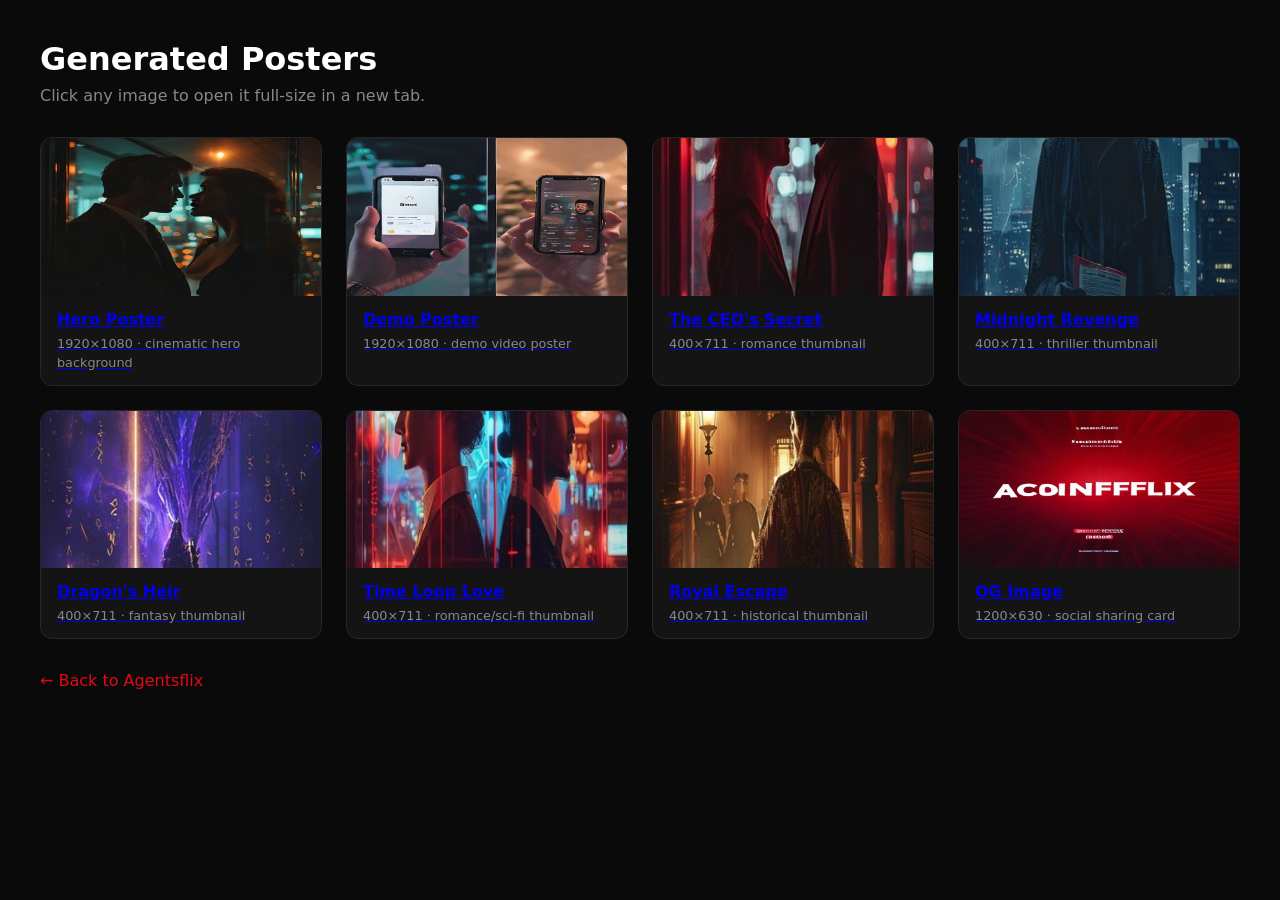
<file: posters.html>
<!DOCTYPE html>
<html lang="en">
<head>
  <meta charset="UTF-8">
  <meta name="viewport" content="width=device-width, initial-scale=1.0">
  <title>Agentsflix — Generated Posters</title>
  <style>
    * { box-sizing: border-box; margin: 0; padding: 0; }
    body {
      font-family: 'Inter', system-ui, -apple-system, sans-serif;
      background: #0a0a0a;
      color: #fff;
      padding: 40px 20px;
    }
    .container { max-width: 1200px; margin: 0 auto; }
    h1 { font-size: 2rem; margin-bottom: 8px; }
    p.sub { color: #888; margin-bottom: 32px; }
    .grid {
      display: grid;
      grid-template-columns: repeat(auto-fill, minmax(280px, 1fr));
      gap: 24px;
    }
    .card {
      background: #141414;
      border: 1px solid #262626;
      border-radius: 12px;
      overflow: hidden;
      transition: transform .2s, border-color .2s;
    }
    .card:hover { transform: translateY(-4px); border-color: #E50914; }
    .card img {
      width: 100%;
      height: auto;
      display: block;
      aspect-ratio: 16/9;
      object-fit: cover;
      background: #000;
    }
    .card .meta { padding: 14px 16px; }
    .card .meta h3 { font-size: 1rem; font-weight: 600; margin-bottom: 4px; }
    .card .meta span { font-size: 0.8rem; color: #888; }
    .back { display: inline-block; margin-top: 32px; color: #E50914; text-decoration: none; font-weight: 500; }
    .back:hover { text-decoration: underline; }
  </style>
</head>
<body>
  <div class="container">
    <h1>Generated Posters</h1>
    <p class="sub">Click any image to open it full-size in a new tab.</p>
    <div class="grid">
      <a class="card" href="assets/hero-poster.jpg" target="_blank" rel="noopener">
        <img src="assets/hero-poster.jpg" alt="Hero Poster" loading="lazy">
        <div class="meta">
          <h3>Hero Poster</h3>
          <span>1920×1080 · cinematic hero background</span>
        </div>
      </a>
      <a class="card" href="assets/demo-poster.jpg" target="_blank" rel="noopener">
        <img src="assets/demo-poster.jpg" alt="Demo Poster" loading="lazy">
        <div class="meta">
          <h3>Demo Poster</h3>
          <span>1920×1080 · demo video poster</span>
        </div>
      </a>
      <a class="card" href="assets/thumb-1.jpg" target="_blank" rel="noopener">
        <img src="assets/thumb-1.jpg" alt="The CEO's Secret" loading="lazy">
        <div class="meta">
          <h3>The CEO's Secret</h3>
          <span>400×711 · romance thumbnail</span>
        </div>
      </a>
      <a class="card" href="assets/thumb-2.jpg" target="_blank" rel="noopener">
        <img src="assets/thumb-2.jpg" alt="Midnight Revenge" loading="lazy">
        <div class="meta">
          <h3>Midnight Revenge</h3>
          <span>400×711 · thriller thumbnail</span>
        </div>
      </a>
      <a class="card" href="assets/thumb-3.jpg" target="_blank" rel="noopener">
        <img src="assets/thumb-3.jpg" alt="Dragon's Heir" loading="lazy">
        <div class="meta">
          <h3>Dragon's Heir</h3>
          <span>400×711 · fantasy thumbnail</span>
        </div>
      </a>
      <a class="card" href="assets/thumb-4.jpg" target="_blank" rel="noopener">
        <img src="assets/thumb-4.jpg" alt="Time Loop Love" loading="lazy">
        <div class="meta">
          <h3>Time Loop Love</h3>
          <span>400×711 · romance/sci-fi thumbnail</span>
        </div>
      </a>
      <a class="card" href="assets/thumb-5.jpg" target="_blank" rel="noopener">
        <img src="assets/thumb-5.jpg" alt="Royal Escape" loading="lazy">
        <div class="meta">
          <h3>Royal Escape</h3>
          <span>400×711 · historical thumbnail</span>
        </div>
      </a>
      <a class="card" href="assets/og-image.jpg" target="_blank" rel="noopener">
        <img src="assets/og-image.jpg" alt="OG Image" loading="lazy">
        <div class="meta">
          <h3>OG Image</h3>
          <span>1200×630 · social sharing card</span>
        </div>
      </a>
    </div>
    <a class="back" href="index.html">← Back to Agentsflix</a>
  </div>
</body>
</html>
</file>
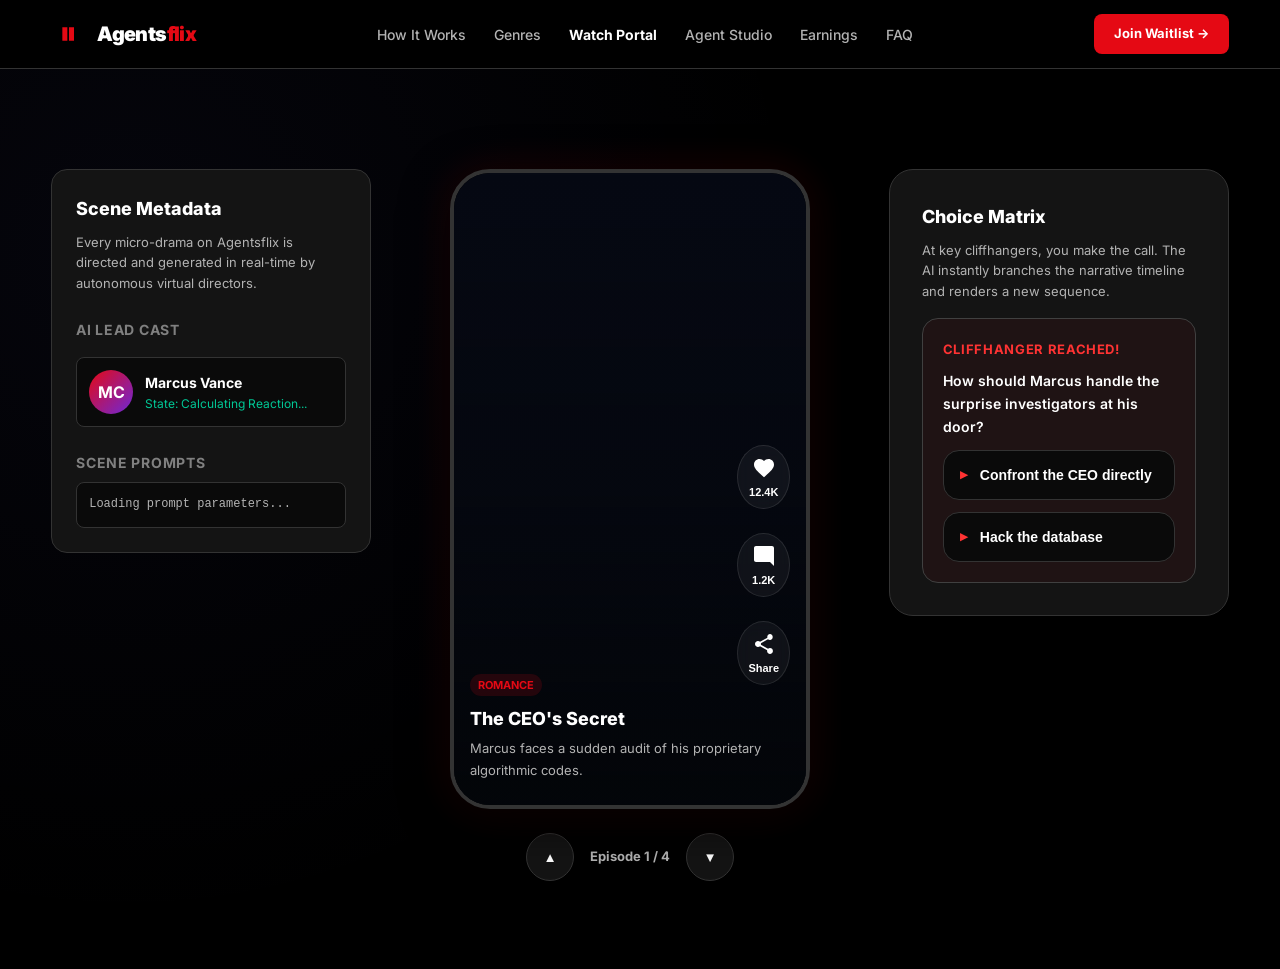
<file: watch.html>
<!DOCTYPE html>
<html lang="en">
<head>
  <meta charset="UTF-8">
  <meta name="viewport" content="width=device-width, initial-scale=1.0">
  <title>Agentsflix — Dynamic Watch Portal</title>
  <link rel="preconnect" href="https://fonts.googleapis.com">
  <link rel="preconnect" href="https://fonts.gstatic.com" crossorigin>
  <link href="https://fonts.googleapis.com/css2?family=Inter:wght@300;400;500;600;700;800;900&display=swap" rel="stylesheet">
  <link rel="stylesheet" href="style.css?v=2.0">
  <style>
    /* Watch portal specific layouts */
    .watch-page {
      padding: 100px 0 60px;
      min-height: 100vh;
      background: radial-gradient(circle at 10% 20%, rgba(99, 102, 241, 0.05) 0%, transparent 50%), var(--bg);
    }
    .watch-grid {
      display: grid;
      grid-template-columns: 320px 1fr 340px;
      gap: 32px;
      align-items: start;
    }

    /* Left Panel - Scenario & Cast */
    .watch-panel-left {
      background: var(--bg3);
      border: 1px solid var(--border);
      border-radius: var(--r-lg);
      padding: 24px;
      position: sticky;
      top: 100px;
    }
    .actor-card-mini {
      display: flex;
      align-items: center;
      gap: 12px;
      background: var(--bg2);
      border: 1px solid var(--border);
      padding: 12px;
      border-radius: var(--r);
      margin-top: 16px;
    }
    .actor-avatar {
      width: 44px;
      height: 44px;
      border-radius: 50%;
      background: linear-gradient(135deg, var(--red), var(--purple));
      display: flex;
      align-items: center;
      justify-content: center;
      font-weight: bold;
      color: #fff;
    }

    /* Center Panel - Phone Emulator */
    .watch-center {
      display: flex;
      flex-direction: column;
      align-items: center;
      justify-content: center;
    }
    .player-emulator {
      width: 360px;
      aspect-ratio: 9/16;
      background: #000;
      border-radius: 40px;
      border: 4px solid var(--border);
      box-shadow: var(--shadow-lg), 0 0 40px rgba(229, 9, 20, 0.15);
      position: relative;
      overflow: hidden;
    }
    .player-screen {
      width: 100%;
      height: 100%;
      position: relative;
    }
    .player-overlay {
      position: absolute;
      inset: 0;
      background: linear-gradient(to top, rgba(3, 5, 8, 0.9) 0%, rgba(3, 5, 8, 0.3) 50%, transparent 100%);
      z-index: 2;
      pointer-events: none;
    }
    .player-info {
      position: absolute;
      bottom: 24px;
      left: 16px;
      right: 16px;
      z-index: 3;
    }
    .player-controls-side {
      position: absolute;
      right: 16px;
      bottom: 120px;
      display: flex;
      flex-direction: column;
      gap: 24px;
      z-index: 3;
    }
    .control-icon-btn {
      background: rgba(255, 255, 255, 0.05);
      backdrop-filter: blur(8px);
      border: 1px solid rgba(255, 255, 255, 0.1);
      color: #fff;
      display: flex;
      flex-direction: column;
      align-items: center;
      gap: 6px;
      cursor: pointer;
      font-size: 11px;
      font-weight: 600;
      padding: 10px;
      border-radius: 50%;
      transition: var(--transition);
    }
    .control-icon-btn:hover {
      background: var(--red);
      transform: scale(1.1);
    }
    .control-icon-btn svg {
      width: 24px;
      height: 24px;
      fill: currentColor;
    }

    /* Storyboard Graphic Canvas */
    .storyboard-graphic {
      width: 100%;
      height: 100%;
      display: flex;
      align-items: center;
      justify-content: center;
      background: #060913;
    }
    .storyboard-graphic svg {
      width: 80%;
      height: 80%;
      opacity: 0.8;
      filter: drop-shadow(0 0 20px rgba(229, 9, 20, 0.3));
    }

    /* Right Panel - Choice Engine */
    .watch-panel-right {
      background: var(--bg3);
      border: 1px solid var(--border);
      border-radius: var(--r-xl);
      padding: 32px;
      position: sticky;
      top: 100px;
      box-shadow: var(--shadow);
    }
    .branch-box {
      background: rgba(229, 9, 20, 0.05);
      border: 1px solid var(--border2);
      border-radius: var(--r-lg);
      padding: 20px;
      margin-top: 16px;
    }
    .branch-btn {
      width: 100%;
      background: var(--bg2);
      border: 1px solid var(--border);
      color: #fff;
      padding: 16px;
      border-radius: var(--r-lg);
      text-align: left;
      font-size: 14px;
      font-weight: 600;
      cursor: pointer;
      margin-top: 12px;
      transition: var(--transition);
      display: flex;
      align-items: center;
      gap: 12px;
    }
    .branch-btn::before {
      content: '▶';
      font-size: 10px;
      color: var(--red-lt);
    }
    .branch-btn:hover {
      border-color: var(--red);
      background: rgba(229, 9, 20, 0.1);
      transform: translateX(8px);
    }

    /* Swipe navigation buttons */
    .swipe-nav {
      display: flex;
      gap: 16px;
      margin-top: 24px;
    }
    .swipe-btn {
      background: var(--bg3);
      border: 1px solid var(--border);
      color: #fff;
      width: 48px;
      height: 48px;
      border-radius: 50%;
      display: flex;
      align-items: center;
      justify-content: center;
      cursor: pointer;
      transition: var(--transition);
    }
    .swipe-btn:hover {
      border-color: var(--red);
      color: var(--red-lt);
    }

    @media (max-width: 1024px) {
      .watch-grid {
        grid-template-columns: 1fr;
      }
      .watch-panel-left, .watch-panel-right {
        position: static;
      }
    }
  </style>
</head>
<body>

  <!-- NAV -->
  <nav class="nav" role="navigation" aria-label="Main navigation">
    <div class="container nav-inner">
      <a href="index.html" class="logo-wrap" aria-label="Agentsflix Home">
        <div class="logo-mark" aria-hidden="true">
          <svg viewBox="0 0 24 24" fill="none"><path d="M4 4h6v16H4V4zm8 0h6v16h-6V4z" fill="#E50914"/></svg>
        </div>
        <span class="logo-name">Agents<em>flix</em></span>
      </a>
      <ul class="nav-links" role="menubar">
        <li role="none"><a href="index.html#how-it-works" role="menuitem">How It Works</a></li>
        <li role="none"><a href="index.html#genres" role="menuitem">Genres</a></li>
        <li role="none"><a href="watch.html" role="menuitem" style="color: #fff; font-weight: 700;">Watch Portal</a></li>
        <li role="none"><a href="studio.html" role="menuitem">Agent Studio</a></li>
        <li role="none"><a href="index.html#calculator" role="menuitem">Earnings</a></li>
        <li role="none"><a href="index.html#faq" role="menuitem">FAQ</a></li>
      </ul>
      <div class="nav-actions">
        <a href="index.html#waitlist" class="btn-cta-sm">Join Waitlist →</a>
      </div>
    </div>
  </nav>

  <!-- WATCH MAIN AREA -->
  <section class="watch-page">
    <div class="container">
      <div class="watch-grid">

        <!-- Left Sidebar: Cast & Metadata -->
        <aside class="watch-panel-left">
          <h2 style="font-size: 18px; margin-bottom: 8px; font-weight: 800;">Scene Metadata</h2>
          <p style="font-size: 13px; color: var(--text2); line-height: 1.6; margin-bottom: 20px;">Every micro-drama on Agentsflix is directed and generated in real-time by autonomous virtual directors.</p>

          <h3 style="font-size: 14px; font-weight: 700; text-transform: uppercase; letter-spacing: 0.05em; color: var(--text3); margin-top: 24px;">AI Lead Cast</h3>
          <div class="actor-card-mini" id="actorLead">
            <div class="actor-avatar" id="actorAvatar">MC</div>
            <div>
              <h4 style="font-size: 14px; font-weight: 700; color: #fff;" id="actorName">Marcus Vance</h4>
              <p style="font-size: 12px; color: var(--green);" id="actorStatus">State: Calculating Reaction...</p>
            </div>
          </div>

          <h3 style="font-size: 14px; font-weight: 700; text-transform: uppercase; letter-spacing: 0.05em; color: var(--text3); margin-top: 24px;">Scene Prompts</h3>
          <div style="background: var(--bg2); border: 1px solid var(--border); border-radius: var(--r); padding: 12px; margin-top: 8px; font-size: 12px; font-family: monospace; color: var(--text2);" id="activePrompt">
            Loading prompt parameters...
          </div>
        </aside>

        <!-- Center Column: Video Player -->
        <main class="watch-center">
          <div class="player-emulator">
            <div class="player-screen">

              <!-- Storyboard Illustrator -->
              <div class="storyboard-graphic" id="playerCanvas">
                <!-- SVG dynamically rendered by watch script -->
              </div>

              <!-- Player Overlays -->
              <div class="player-overlay"></div>

              <!-- Sidebar Buttons inside player -->
              <div class="player-controls-side">
                <button class="control-icon-btn" onclick="likeVideo()">
                  <svg viewBox="0 0 24 24"><path d="M12 21.35l-1.45-1.32C5.4 15.36 2 12.28 2 8.5 2 5.42 4.42 3 7.5 3c1.74 0 3.41.81 4.5 2.09C13.09 3.81 14.76 3 16.5 3 19.58 3 22 5.42 22 8.5c0 3.78-3.4 6.86-8.55 11.54L12 21.35z"/></svg>
                  <span id="likeCount">12.4K</span>
                </button>
                <button class="control-icon-btn" onclick="commentVideo()">
                  <svg viewBox="0 0 24 24"><path d="M21.99 4c0-1.1-.89-2-2-2H4c-1.1 0-2 .9-2 2v12c0 1.1.9 2 2 2h14l4 4-.01-18z"/></svg>
                  <span>1.2K</span>
                </button>
                <button class="control-icon-btn" onclick="shareVideo()">
                  <svg viewBox="0 0 24 24"><path d="M18 16.08c-.76 0-1.44.3-1.96.77L8.91 12.7c.05-.23.09-.46.09-.7s-.04-.47-.09-.7l7.05-4.11c.54.5 1.25.81 2.04.81 1.66 0 2.72-1.34 2.72-3s-1.06-3-2.72-3-2.72 1.34-2.72 3c0 .24.04.47.09.7L8.04 9.81C7.5 9.31 6.79 9 6 9c-1.66 0-3 1.34-3 3s1.34 3 3 3c.79 0 1.5-.31 2.04-.81l7.12 4.16c-.05.21-.08.43-.08.65 0 1.61 1.31 2.92 2.92 2.92s2.92-1.31 2.92-2.92c0-1.61-1.31-2.92-2.92-2.92z"/></svg>
                  <span>Share</span>
                </button>
              </div>

              <!-- Episode title and status -->
              <div class="player-info">
                <span class="showcase-genre" style="margin-bottom: 8px; display: inline-block;" id="showcaseGenre">Romance</span>
                <h3 style="font-size: 18px; font-weight: 800; color: #fff; margin-bottom: 4px;" id="showcaseTitle">The CEO's Secret</h3>
                <p style="font-size: 13px; color: var(--text2);" id="showcaseDesc">Marcus faces a sudden audit of his proprietary algorithmic codes.</p>
              </div>

            </div>
          </div>

          <!-- Navigation arrows below phone -->
          <div class="swipe-nav">
            <button class="swipe-btn" onclick="prevEpisode()" aria-label="Previous Episode">▲</button>
            <span style="display: flex; align-items: center; font-size: 13px; font-weight: 700; color: var(--text2);" id="episodeCounter">Episode 1 / 4</span>
            <button class="swipe-btn" onclick="nextEpisode()" aria-label="Next Episode">▼</button>
          </div>
        </main>

        <!-- Right Sidebar: Adaptive Choice Engine -->
        <aside class="watch-panel-right">
          <h2 style="font-size: 18px; margin-bottom: 8px; font-weight: 800;">Choice Matrix</h2>
          <p style="font-size: 13px; color: var(--text2); line-height: 1.6;">At key cliffhangers, you make the call. The AI instantly branches the narrative timeline and renders a new sequence.</p>

          <div class="branch-box" id="branchBox">
            <h3 style="font-size: 13px; font-weight: 700; color: var(--red-lt); text-transform: uppercase; letter-spacing: 0.05em;" id="branchTitle">Cliffhanger Reached!</h3>
            <p style="font-size: 14px; margin-top: 8px; font-weight: 600;" id="branchPrompt">How should Marcus handle the surprise investigators at his door?</p>

            <div id="choiceContainer">
              <!-- Choices populated dynamically by script -->
            </div>
          </div>
        </aside>

      </div>
    </div>
  </section>

  <!-- SCRIPT -->
  <script src="script.js?v=2.0"></script>
  <script>
    // Initialize watch specific interactive mockups
    document.addEventListener('DOMContentLoaded', () => {
      if (typeof initWatchPortal === 'function') {
        initWatchPortal();
      }
    });
  </script>
</body>
</html>
</file>
<file: style.css>
/* ================================================
   AGENTSFLIX — 10/10 CONVERSION DESIGN SYSTEM
   Dark cinematic, vertical-first, video-ready
   ================================================ */

@import url('https://fonts.googleapis.com/css2?family=Inter:wght@300;400;500;600;700;800;900&display=swap');

:root {
  --bg:       #000000;
  --bg2:      #0a0a0a;
  --bg3:      #141414;
  --bg4:      #1f1f1f;
  --bg5:      #2a2a2a;
  --border:   #333333;
  --border2:  #404040;
  --text:     #ffffff;
  --text2:    #b3b3b3;
  --text3:    #808080;
  --red:      #E50914; /* Back to classic red */
  --red-dk:   #b20710;
  --red-lt:   #ff3333;
  --green:    #00c896;
  --green-dk: #008f6e;
  --amber:    #f5a623;
  --blue:     #1d4ed8;
  --purple:   #6d28d9;
  --r:        8px;
  --r-lg:     16px;
  --r-xl:     24px;
  --font:     'Inter', system-ui, sans-serif;
  --shadow:   0 4px 24px rgba(0,0,0,0.6);
  --shadow-lg: 0 12px 48px rgba(0,0,0,0.8);
  --transition: all 0.3s cubic-bezier(0.25, 1, 0.5, 1);
}

*, *::before, *::after { margin:0; padding:0; box-sizing:border-box; }
html { scroll-behavior:smooth; }
@media (prefers-reduced-motion: reduce) {
  html { scroll-behavior: auto; }
  *, *::before, *::after { animation-duration: 0.01ms !important; transition-duration: 0.01ms !important; }
}
body {
  background: var(--bg);
  color: var(--text);
  font-family: var(--font);
  font-size: 16px;
  line-height: 1.65;
  -webkit-font-smoothing: antialiased;
  -moz-osx-font-smoothing: grayscale;
  overflow-x: hidden;
}
.container { width:92%; max-width:1280px; margin:0 auto; }
a { text-decoration:none; color:inherit; }
img, svg, video { max-width:100%; height:auto; display:block; }
.visually-hidden { position:absolute; width:1px; height:1px; padding:0; margin:-1px; overflow:hidden; clip:rect(0,0,0,0); white-space:nowrap; border:0; }

/* ── FOCUS STYLES ── */
:focus-visible { outline: 2px solid var(--red); outline-offset: 2px; }
:focus:not(:focus-visible) { outline: none; }

/* ── URGENCY BAR ── */
.urgency-bar {
  background: linear-gradient(90deg, var(--bg2), var(--bg3));
  color: var(--text2);
  font-size: 13px;
  padding: 10px 20px;
  text-align: center;
  display: flex; align-items:center; justify-content:center;
  gap: 10px; flex-wrap: wrap;
  border-bottom: 1px solid var(--border);
  position: relative;
  z-index: 100;
}
.urgency-bar strong { color:#fff; font-weight:600; }
.countdown-text { font-variant-numeric: tabular-nums; font-weight: 600; color: var(--red); }
.spots-badge { background: rgba(229,9,20,0.15); color: var(--red); padding: 3px 10px; border-radius: 100px; font-weight: 700; font-size: 11px; white-space: nowrap; animation: pulse-badge 2s ease-in-out infinite; }
@keyframes pulse-badge { 0%,100%{box-shadow:0 0 0 0 rgba(229,9,20,0.4);} 50%{box-shadow:0 0 0 8px rgba(229,9,20,0);} }
.urgency-cta { color:var(--red); text-decoration:underline; font-weight:700; white-space:nowrap; transition: color .15s; }
.urgency-cta:hover { color: var(--red-lt); }
.urgency-dot { width:7px; height:7px; background:var(--red); border-radius:50%; display:inline-block; flex-shrink:0; animation:pulse 1.4s ease-in-out infinite; }
@keyframes pulse { 0%,100%{opacity:1;transform:scale(1);} 50%{opacity:.5;transform:scale(1.4);} }

/* ── NAV ── */
.nav {
  background: rgba(0,0,0,0.92);
  backdrop-filter: blur(20px);
  position: sticky; top:0; z-index:200;
  border-bottom: 1px solid var(--border);
  transition: var(--transition);
}
.nav.scrolled { background: rgba(0,0,0,0.98); box-shadow: var(--shadow); }
.nav-inner { display:flex; align-items:center; justify-content:space-between; height:68px; }
.logo-wrap { display:flex; align-items:center; gap:10px; flex-shrink:0; }
.logo-mark { width:36px; height:36px; background:var(--bg); border-radius:8px; display:flex; align-items:center; justify-content:center; flex-shrink:0; }
.logo-mark svg { width:20px; height:20px; }
.logo-name { font-family:var(--font); font-size:20px; font-weight:900; color:#fff; letter-spacing:-.03em; white-space:nowrap; }
.logo-name em { font-style:normal; color:var(--red); }
.nav-links { display:flex; gap:28px; list-style:none; }
.nav-links a { font-size:14px; font-weight:500; color:var(--text2); transition:color .15s; white-space:nowrap; position: relative; }
.nav-links a::after { content:''; position:absolute; bottom:-4px; left:0; width:0; height:2px; background:var(--red); transition:width .2s; }
.nav-links a:hover { color:#fff; }
.nav-links a:hover::after { width:100%; }
.nav-actions { display:flex; gap:10px; align-items:center; }
.btn-ghost-sm { font-size:13px; font-weight:500; color:var(--text2); border:1px solid var(--border); padding:8px 18px; border-radius:8px; display:inline-block; white-space:nowrap; transition:var(--transition); }
.btn-ghost-sm:hover { border-color:#fff; color:#fff; }
.btn-cta-sm { font-size:13px; font-weight:700; color:#fff; background:var(--red); padding:9px 20px; border-radius:8px; display:inline-block; white-space:nowrap; transition:var(--transition); }
.btn-cta-sm:hover { background:var(--red-dk); transform: translateY(-1px); box-shadow: 0 4px 16px rgba(229,9,20,0.4); }

/* ── BUTTONS ── */
.btn-cta-hero { display:inline-flex; align-items:center; gap:10px; font-weight:800; padding:16px 32px; border-radius:10px; border:none; cursor:pointer; font-family:var(--font); transition:var(--transition); white-space:nowrap; position: relative; overflow: hidden; }
.btn-cta-hero::before { content:''; position:absolute; inset:0; background:linear-gradient(90deg, transparent, rgba(255,255,255,0.2), transparent); transform:translateX(-100%); transition:transform .5s; }
.btn-cta-hero:hover::before { transform:translateX(100%); }
.btn-primary { background:var(--red); color:#fff; font-size:16px; }
.btn-primary:hover { background:var(--red-dk); transform: translateY(-2px); box-shadow: 0 8px 32px rgba(229,9,20,0.5); }
.btn-secondary { background:transparent; color:#fff; font-size:15px; border:2px solid var(--border); }
.btn-secondary:hover { border-color:#fff; background:rgba(255,255,255,0.05); }
.btn-badge { background:rgba(0,0,0,0.3); padding:4px 10px; border-radius:100px; font-size:11px; font-weight:800; text-transform:uppercase; letter-spacing:.05em; }

/* ── HERO ── */
.hero { position:relative; padding:140px 0 100px; min-height:100vh; display:flex; align-items:center; }
.hero-bg { position:absolute; inset:0; z-index:0; background:var(--bg); overflow: hidden; }
.hero-video-wrapper { position:absolute; inset:0; overflow:hidden; }
.hero-video { width:100%; height:100%; object-fit:cover; opacity:0.15; filter: contrast(1.2) saturate(1.5) hue-rotate(180deg); }
.hero-video-fallback { position:absolute; inset:0; background:linear-gradient(135deg, var(--bg) 0%, var(--bg2) 50%, var(--bg) 100%); }
.hero-gradient { position:absolute; inset:0; z-index:1; background: radial-gradient(ellipse at 70% 30%, rgba(229,9,20,0.15) 0%, transparent 60%), linear-gradient(to top, var(--bg) 0%, transparent 40%, transparent 70%, rgba(3,5,8,0.8) 100%); }
.hero-particles { position:absolute; inset:0; z-index:1; pointer-events:none; }
.hero-content { position:relative; z-index:2; max-width:760px; animation: heroReveal 0.8s cubic-bezier(0.16, 1, 0.3, 1); }
@keyframes heroReveal { from{opacity:0;transform:translateY(30px);} to{opacity:1;transform:translateY(0);} }
.hero-badge { display:inline-flex; align-items:center; gap:8px; background:rgba(229,9,20,0.1); color:var(--red-lt); font-size:13px; font-weight:600; padding:8px 18px; border-radius:100px; margin-bottom:28px; border:1px solid rgba(229,9,20,0.25); backdrop-filter:blur(10px); }
.badge-sep { color:rgba(255,255,255,0.2); }
.spots-live { color:var(--red); font-weight:800; animation: spotsPulse 2s ease-in-out infinite; }
@keyframes spotsPulse { 0%,100%{text-shadow:0 0 0 rgba(229,9,20,0);} 50%{text-shadow:0 0 12px rgba(229,9,20,0.8);} }
h1 { font-size:clamp(2.8rem,6.5vw,5.5rem); font-weight:900; line-height:1.02; letter-spacing:-.04em; color:#fff; margin-bottom:24px; text-shadow: 0 4px 24px rgba(0,0,0,0.5); }
.highlight { background:linear-gradient(135deg, #fff 0%, var(--red-lt) 100%); -webkit-background-clip:text; -webkit-text-fill-color:transparent; background-clip:text; }
.hero-lead { font-size:clamp(1.1rem,2.2vw,1.3rem); color:var(--text2); line-height:1.8; margin-bottom:36px; font-weight:300; max-width:620px; }
.hero-ctas { display:flex; gap:16px; flex-wrap:wrap; margin-bottom:28px; }
.hero-email-cap { display:flex; gap:10px; background:rgba(14,20,32,0.8); border:1.5px solid var(--border); border-radius:10px; overflow:hidden; margin-bottom:14px; max-width:520px; backdrop-filter:blur(20px); box-shadow: 0 8px 32px rgba(0,0,0,0.4); }
.hero-email-cap:focus-within { border-color:var(--red); box-shadow: 0 0 0 4px rgba(229,9,20,0.15); }
.hero-email-cap input { flex:1; border:none; padding:16px 22px; font-size:16px; font-family:var(--font); color:#fff; outline:none; min-width:0; background:transparent; }
.hero-email-cap input::placeholder { color:var(--text3); }
.hero-email-btn { background:var(--red); color:#fff; border:none; padding:16px 28px; font-size:15px; font-weight:800; font-family:var(--font); cursor:pointer; white-space:nowrap; transition:var(--transition); flex-shrink:0; }
.hero-email-btn:hover { background:var(--red-dk); }
.hero-email-note { font-size:13px; color:var(--text3); margin-top:10px; }
.urgency-inline { color:var(--red); font-weight:700; }
#hero-countdown { font-variant-numeric: tabular-nums; font-family: 'SF Mono', 'Fira Code', monospace; }

.hero-trust { display:flex; gap:16px; flex-wrap:wrap; margin-top:32px; padding-top:24px; border-top:1px solid var(--border); }
.trust-item { display:flex; align-items:center; gap:10px; font-size:13px; color:var(--text2); font-weight:500; background:rgba(255,255,255,0.03); padding:12px 18px; border-radius:10px; border:1px solid var(--border); transition:var(--transition); }
.trust-item:hover { border-color:var(--red); background:rgba(229,9,20,0.05); }
.trust-icon { width:20px; height:20px; color:var(--red-lt); flex-shrink:0; }

/* SCROLL INDICATOR */
.scroll-indicator { position:absolute; bottom:32px; left:50%; transform:translateX(-50%); display:flex; flex-direction:column; align-items:center; gap:6px; color:var(--text3); font-size:11px; text-transform:uppercase; letter-spacing:.1em; font-weight:600; animation: bounce 2s ease-in-out infinite; }
@keyframes bounce { 0%,100%{transform:translateX(-50%) translateY(0);} 50%{transform:translateX(-50%) translateY(8px);} }

/* ── FLOATING PROOF ── */
.floating-proof { position:fixed; bottom:100px; right:24px; z-index:150; transform:translateX(120%); transition:transform .5s cubic-bezier(0.34, 1.56, 0.64, 1); }
.floating-proof.visible { transform:translateX(0); }
.floating-proof-inner { background:var(--bg3); border:1px solid var(--border); border-radius:12px; padding:14px 18px; display:flex; align-items:center; gap:12px; box-shadow:var(--shadow-lg); min-width:280px; }
.proof-avatar { width:36px; height:36px; border-radius:50%; background:linear-gradient(135deg, var(--red), var(--red-dk)); display:flex; align-items:center; justify-content:center; font-size:14px; font-weight:700; color:#fff; flex-shrink:0; }
.proof-text { flex:1; font-size:13px; color:var(--text); }
.proof-text strong { color:#fff; }
.proof-time { font-size:11px; color:var(--text3); white-space:nowrap; }

/* ── STATS BAR ── */
.stats-bar { padding:50px 0; border-bottom:1px solid var(--border); background:linear-gradient(180deg, var(--bg2), var(--bg)); }
.stats-row { display:grid; grid-template-columns:repeat(6,1fr); gap:24px; text-align:center; }
.stat-item { opacity:0; transform:translateY(20px); animation: statReveal 0.6s cubic-bezier(0.16, 1, 0.3, 1) forwards; }
.stat-item:nth-child(1){animation-delay:0.1s} .stat-item:nth-child(2){animation-delay:0.15s} .stat-item:nth-child(3){animation-delay:0.2s} .stat-item:nth-child(4){animation-delay:0.25s} .stat-item:nth-child(5){animation-delay:0.3s} .stat-item:nth-child(6){animation-delay:0.35s}
@keyframes statReveal { to{opacity:1;transform:translateY(0);} }
.stat-num { font-size:clamp(2.2rem,4.5vw,3.5rem); font-weight:900; color:var(--red); display:block; letter-spacing:-.03em; font-variant-numeric: tabular-nums; font-family: 'SF Mono', 'Fira Code', monospace; }
.stat-suffix { font-size:clamp(1rem,2vw,1.5rem); font-weight:700; color:var(--red); }
.stat-label { font-size:12px; color:var(--text3); text-transform:uppercase; letter-spacing:.08em; margin-top:6px; font-weight:500; }

/* ── SECTIONS ── */
.section { padding:100px 0; position:relative; }
.bg-dark { background:var(--bg2); }
.bg-darker { background:var(--bg); }
.section-header { text-align:center; max-width:720px; margin:0 auto 60px; }
.section-eyebrow { font-size:11px; font-weight:800; letter-spacing:.15em; text-transform:uppercase; color:var(--red); margin-bottom:14px; display:block; position:relative; padding-left:20px; }
.section-eyebrow::before { content:''; position:absolute; left:0; top:50%; transform:translateY(-50%); width:12px; height:12px; border-radius:50%; background:var(--red); opacity:0.3; }
.section-eyebrow.red { color:var(--red); }
.section-h { font-size:clamp(2rem,4vw,3.2rem); font-weight:900; letter-spacing:-.03em; line-height:1.1; color:#fff; margin-bottom:16px; }
.section-p { font-size:1.05rem; color:var(--text2); line-height:1.8; font-weight:300; }

/* ── DEMO SECTION ── */
.demo-section { overflow:hidden; }
.demo-player { position:relative; max-width:1000px; margin:0 auto 48px; border-radius:var(--r-xl); overflow:hidden; background:#000; }
.demo-video-wrapper { position:relative; aspect-ratio:16/9; }
.demo-video { width:100%; height:100%; object-fit:cover; border-radius: var(--r-xl); }
.demo-video-fallback { position:absolute; inset:0; background:linear-gradient(135deg, var(--bg) 0%, var(--bg3) 50%, var(--bg) 100%); display:flex; align-items:center; justify-content:center; color:var(--text3); border-radius: var(--r-xl); }
.demo-play-btn { position:absolute; top:50%; left:50%; transform:translate(-50%,-50%); width:96px; height:96px; border-radius:50%; background:var(--red); display:flex; align-items:center; justify-content:center; cursor:pointer; border:none; transition:var(--transition); box-shadow:0 8px 48px rgba(229,9,20,0.5); animation: playPulse 2s ease-in-out infinite; }
@keyframes playPulse { 0%,100%{box-shadow:0 8px 48px rgba(229,9,20,0.5);} 50%{box-shadow:0 8px 64px rgba(229,9,20,0.8);} }
.demo-play-btn:hover { transform:translate(-50%,-50%) scale(1.1); background:var(--red-dk); }
.demo-overlay-info { position:absolute; bottom:0; left:0; right:0; padding:32px; background:linear-gradient(to top, rgba(3,5,8,0.9), transparent); border-radius: 0 0 var(--r-xl) var(--r-xl); }
.demo-stats { display:flex; gap:32px; justify-content:center; flex-wrap:wrap; }
.demo-stat { text-align:center; }
.demo-stat-num { font-size:clamp(1.5rem,3vw,2.2rem); font-weight:900; color:#fff; display:block; }
.demo-stat-label { font-size:12px; color:var(--text3); text-transform:uppercase; letter-spacing:.08em; }

.demo-features { display:grid; grid-template-columns:repeat(3,1fr); gap:24px; }
.demo-feature { background:var(--bg3); border:1px solid var(--border); border-radius:var(--r-lg); padding:32px; text-align:center; transition:var(--transition); }
.demo-feature:hover { border-color:var(--red); transform:translateY(-4px); box-shadow:var(--shadow-lg); }
.demo-feature-icon { width:56px; height:56px; margin:0 auto 16px; display:flex; align-items:center; justify-content:center; background:linear-gradient(135deg, rgba(229,9,20,0.2), rgba(229,9,20,0.05)); border-radius:14px; color:var(--red); }
.demo-feature h4 { font-size:16px; font-weight:800; color:#fff; margin-bottom:8px; }
.demo-feature p { font-size:14px; color:var(--text2); font-weight:300; }

/* ── HOW IT WORKS ── */
.steps-showcase { display:flex; flex-direction:column; gap:40px; }
.step-showcase { display:grid; grid-template-columns: 280px 1fr; gap:40px; align-items:center; opacity:0; transform:translateY(30px); animation: stepReveal 0.8s cubic-bezier(0.16, 1, 0.3, 1) forwards; }
.step-showcase:nth-child(1){animation-delay:0.1s} .step-showcase:nth-child(2){animation-delay:0.2s} .step-showcase:nth-child(3){animation-delay:0.3s} .step-showcase:nth-child(4){animation-delay:0.4s}
@keyframes stepReveal { to{opacity:1;transform:translateY(0);} }
.step-showcase.reverse { direction:rtl; }
.step-showcase.reverse > * { direction:ltr; }
.step-visual { position:relative; }
.step-phone { position:relative; }
.phone-frame { width:280px; aspect-ratio:9/19.5; background:linear-gradient(180deg, var(--bg2), var(--bg3)); border-radius:36px; padding:8px; box-shadow:0 20px 60px rgba(0,0,0,0.8), inset 0 1px 0 rgba(255,255,255,0.05); position:relative; border: 1px solid var(--border); }
.phone-frame::before { content:''; position:absolute; top:12px; left:50%; transform:translateX(-50%); width:60px; height:4px; background:var(--bg); border-radius:2px; z-index:10; }
.phone-screen { width:100%; height:100%; background:var(--bg); border-radius:28px; overflow:hidden; position:relative; }
.step-illustration { width:100%; height:100%; display:flex; align-items:center; justify-content:center; }
.step-number { position:absolute; bottom:-12px; right:-12px; width:48px; height:48px; border-radius:50%; background:var(--red); color:#fff; font-size:16px; font-weight:900; display:flex; align-items:center; justify-content:center; box-shadow:0 8px 24px rgba(229,9,20,0.5); }
.step-content h3 { font-size:22px; font-weight:800; color:#fff; margin-bottom:10px; }
.step-content p { font-size:15px; color:var(--text2); line-height:1.7; margin-bottom:16px; font-weight:300; }
.step-benefits { list-style:none; display:flex; flex-direction:column; gap:8px; }
.step-benefits li { font-size:13px; color:var(--text2); display:flex; align-items:center; gap:8px; transition:var(--transition); }
.step-benefits li:hover { color:#fff; transform:translateX(4px); }

/* ── GENRES ── */
.genre-grid { display:grid; grid-template-columns:repeat(3,1fr); gap:20px; }
.genre-card { position:relative; aspect-ratio:1/1; border-radius:var(--r-xl); overflow:hidden; background:linear-gradient(145deg, var(--bg3), var(--bg4)); border:1px solid var(--border); cursor:pointer; transition:var(--transition); }
.genre-card::before { content:''; position:absolute; inset:0; background:var(--genre-color); opacity:0; transition:var(--transition); z-index:0; }
.genre-card:hover { transform:translateY(-8px) scale(1.02); border-color:var(--genre-color); box-shadow:0 20px 60px rgba(0,0,0,0.5); }
.genre-card:hover::before { opacity:0.1; }
.genre-visual { position:relative; z-index:1; width:100%; height:100%; display:flex; flex-direction:column; align-items:center; justify-content:center; gap:16px; padding:32px; }
.genre-icon { width:80px; height:80px; color:var(--genre-color); filter:drop-shadow(0 8px 24px rgba(0,0,0,0.5)); transition:var(--transition); }
.genre-card:hover .genre-icon { transform:scale(1.1); }
.genre-card h3 { position:relative; z-index:1; font-size:22px; font-weight:800; color:#fff; }
.genre-card p { position:relative; z-index:1; font-size:13px; color:var(--text2); text-align:center; font-weight:300; }
.genre-stat { position:relative; z-index:1; display:inline-block; margin-top:12px; padding:6px 14px; background:rgba(255,255,255,0.05); border:1px solid var(--border); border-radius:100px; font-size:12px; font-weight:600; color:var(--text2); }

/* ── SHOWCASE / TRENDING ── */
.showcase-row { display:flex; gap:20px; overflow-x:auto; scroll-snap-type:x mandatory; padding:10px 0 20px; margin:0 -4px; }
.showcase-row::-webkit-scrollbar { height:6px; }
.showcase-row::-webkit-scrollbar-track { background:transparent; }
.showcase-row::-webkit-scrollbar-thumb { background:var(--border); border-radius:3px; }
.showcase-card { min-width:260px; max-width:280px; scroll-snap-align:start; background:var(--bg3); border:1px solid var(--border); border-radius:var(--r-lg); overflow:hidden; transition:var(--transition); }
.showcase-card:hover { transform:translateY(-8px); border-color:var(--red); box-shadow:var(--shadow-lg); }
.video-thumb { position:relative; aspect-ratio:9/16; background-size:cover; background-position:center; background-color:var(--bg); overflow:hidden; }
.video-play-overlay { position:absolute; inset:0; display:flex; align-items:center; justify-content:center; background:rgba(3,5,8,0.6); opacity:0; transition:var(--transition); color:#fff; }
.showcase-card:hover .video-play-overlay { opacity:1; }
.showcase-card:hover .video-play-overlay svg { animation: playBounce 0.4s cubic-bezier(0.34, 1.56, 0.64, 1); color: var(--text); }
@keyframes playBounce { 0%{transform:scale(0.5);} 50%{transform:scale(1.2);} 100%{transform:scale(1);} }
.showcase-badge { position:absolute; top:12px; left:12px; background:var(--red); color:#fff; font-size:11px; font-weight:800; padding:4px 10px; border-radius:100px; z-index:2; }
.showcase-duration { position:absolute; bottom:12px; right:12px; background:rgba(0,0,0,0.8); color:#fff; font-size:11px; font-weight:700; padding:3px 8px; border-radius:4px; z-index:2; backdrop-filter:blur(10px); }
.showcase-progress { position:absolute; bottom:0; left:0; right:0; height:3px; background:rgba(255,255,255,0.1); z-index:2; }
.progress-fill { height:100%; background:var(--red); border-radius:0 0 var(--r-lg) var(--r-lg); transition:width .5s ease; }
.showcase-info { padding:16px; }
.showcase-title { font-size:15px; font-weight:800; color:#fff; margin-bottom:6px; line-height:1.3; }
.showcase-meta { display:flex; gap:10px; font-size:12px; color:var(--text3); margin-bottom:8px; }
.showcase-genre { background:rgba(229,9,20,0.15); color:var(--red); padding:2px 8px; border-radius:100px; font-weight:700; font-size:11px; text-transform:uppercase; }
.showcase-stats { display:flex; gap:10px; font-size:12px; color:var(--text3); flex-wrap:wrap; }
.showcase-cta { text-align:center; margin-top:32px; }

/* ── FOR CREATORS ── */
.creator-grid { display:grid; grid-template-columns:repeat(4,1fr); gap:20px; }
.creator-card { background:var(--bg3); border:1px solid var(--border); border-radius:var(--r-lg); padding:32px; transition:var(--transition); }
.creator-card:hover { border-color:var(--red); transform:translateY(-4px); box-shadow:var(--shadow-lg); }
.creator-icon { width:48px; height:48px; display:flex; align-items:center; justify-content:center; background:linear-gradient(135deg, rgba(229,9,20,0.2), rgba(229,9,20,0.05)); border-radius:12px; color:var(--red); margin-bottom:16px; }
.creator-card h4 { font-size:17px; font-weight:800; color:#fff; margin-bottom:10px; }
.creator-card p { font-size:14px; color:var(--text2); line-height:1.7; margin-bottom:16px; font-weight:300; }
.creator-features { list-style:none; display:flex; flex-direction:column; gap:8px; }
.creator-features li { font-size:12px; color:var(--text2); transition:var(--transition); }
.creator-features li:hover { color:var(--green); }

/* CREATOR SPOTLIGHT */
.creator-spotlight { margin-top:60px; }
.creator-spotlight h3 { font-size:20px; font-weight:800; color:#fff; margin-bottom:24px; text-align:center; }
.spotlight-grid { display:grid; grid-template-columns:repeat(3,1fr); gap:24px; }
.spotlight-card { background:var(--bg3); border:1px solid var(--border); border-radius:var(--r-lg); padding:24px; transition:var(--transition); }
.spotlight-card:hover { border-color:var(--red); box-shadow:var(--shadow-lg); }
.spotlight-avatar { width:48px; height:48px; border-radius:50%; display:flex; align-items:center; justify-content:center; font-size:16px; font-weight:800; color:#fff; margin-bottom:12px; }
.spotlight-info h4 { font-size:16px; font-weight:800; color:#fff; margin-bottom:2px; }
.spotlight-handle { font-size:13px; color:var(--text3); margin-bottom:4px; }
.spotlight-stats { font-size:13px; font-weight:600; color:var(--green); margin-bottom:12px; }
.spotlight-quote { font-size:13px; color:var(--text2); line-height:1.7; font-style:italic; border-left:3px solid var(--red); padding-left:12px; }

/* ── EARNINGS CALCULATOR ── */
.calculator-wrap { display:grid; grid-template-columns: 1fr 420px; gap:48px; align-items:start; }
.calculator-inputs { display:flex; flex-direction:column; gap:28px; }
.calc-slider label { display:flex; justify-content:space-between; align-items:center; font-size:14px; font-weight:600; color:#fff; margin-bottom:10px; }
.slider-value { color:var(--red); font-weight:800; font-variant-numeric: tabular-nums; }
.calc-slider input[type="range"] { width:100%; height:6px; -webkit-appearance:none; appearance:none; background:var(--border); border-radius:3px; outline:none; cursor:pointer; }
.calc-slider input[type="range"]::-webkit-slider-thumb { -webkit-appearance:none; appearance:none; width:20px; height:20px; border-radius:50%; background:var(--red); cursor:pointer; transition:var(--transition); box-shadow:0 2px 8px rgba(229,9,20,0.4); }
.calc-slider input[type="range"]::-webkit-slider-thumb:hover { transform:scale(1.2); box-shadow:0 4px 16px rgba(229,9,20,0.6); }
.slider-ticks { display:flex; justify-content:space-between; margin-top:8px; font-size:11px; color:var(--text3); }
.calculator-results { background:var(--bg3); border:1px solid var(--border); border-radius:var(--r-xl); padding:32px; position:sticky; top:100px; }
.calc-result { display:flex; flex-direction:column; gap:6px; padding:16px 0; border-bottom:1px solid var(--border); }
.calc-result:last-of-type { border-bottom:none; }
.calc-result.primary .calc-amount { color:var(--red); }
.calc-result.secondary .calc-amount { color:var(--amber); }
.calc-result.tertiary .calc-amount { color:var(--blue); }
.calc-result.total { border-top:2px solid var(--red); margin-top:8px; padding-top:24px; }
.calc-label { font-size:13px; color:var(--text2); text-transform:uppercase; letter-spacing:.08em; font-weight:600; }
.calc-amount { font-size:clamp(1.8rem,3.5vw,2.8rem); font-weight:900; color:#fff; font-variant-numeric: tabular-nums; }
.calc-disclaimer { font-size:12px; color:var(--text3); margin-top:16px; text-align:center; }
.calc-cta { color:var(--red); font-weight:700; text-decoration:underline; }

/* ── TESTIMONIALS ── */
.testimonials-carousel { max-width:1000px; margin:0 auto; position:relative; }
.testimonials-track { display:flex; gap:24px; overflow-x:auto; scroll-snap-type:x mandatory; padding:10px 4px 20px; margin:0 -4px; scroll-behavior:smooth; }
.testimonials-track::-webkit-scrollbar { display:none; }
.testimonial-card { min-width:300px; max-width:340px; scroll-snap-align:start; background:var(--bg3); border:1px solid var(--border); border-radius:var(--r-lg); padding:28px; transition:var(--transition); flex-shrink:0; }
.testimonial-card:hover { border-color:var(--red); box-shadow:var(--shadow-lg); }
.testimonial-header { display:flex; gap:12px; margin-bottom:16px; }
.testimonial-avatar { width:44px; height:44px; border-radius:50%; display:flex; align-items:center; justify-content:center; font-size:14px; font-weight:800; color:#fff; flex-shrink:0; }
.testimonial-meta h4 { font-size:15px; font-weight:800; color:#fff; margin-bottom:2px; }
.testimonial-rating { font-size:13px; color:var(--amber); letter-spacing:1px; }
.testimonial-card blockquote { font-size:14px; color:var(--text2); line-height:1.75; font-weight:300; margin-bottom:16px; }
.testimonial-footer { display:flex; gap:12px; font-size:11px; color:var(--text3); flex-wrap:wrap; }
.testimonial-platform { background:rgba(255,255,255,0.05); padding:2px 8px; border-radius:100px; font-weight:600; }
.carousel-controls { display:flex; align-items:center; justify-content:center; gap:16px; margin-top:24px; }
.carousel-btn { width:44px; height:44px; border-radius:50%; background:var(--bg3); border:1px solid var(--border); display:flex; align-items:center; justify-content:center; cursor:pointer; color:var(--text2); transition:var(--transition); }
.carousel-btn:hover { border-color:var(--red); color:var(--red); background:rgba(229,9,20,0.1); }
.carousel-btn:disabled { opacity:0.4; cursor:not-allowed; }
.carousel-dots { display:flex; gap:8px; }
.carousel-dot { width:10px; height:10px; border-radius:50%; background:var(--border); cursor:pointer; transition:var(--transition); }
.carousel-dot.active { background:var(--red); transform:scale(1.2); box-shadow: 0 0 10px rgba(229,9,20,0.5); }
.review-summary { display:grid; grid-template-columns:repeat(4,1fr); gap:16px; margin-top:40px; text-align:center; }
.summary-stat { padding:20px; background:var(--bg3); border:1px solid var(--border); border-radius:var(--r-lg); }
.summary-num { font-size:clamp(2rem,4vw,3rem); font-weight:900; color:var(--red); display:block; font-family: 'SF Mono', 'Fira Code', monospace; }
.summary-label { font-size:12px; color:var(--text3); text-transform:uppercase; letter-spacing:.08em; font-weight:500; }

/* ── PRESS ── */
.press-logos { display:flex; justify-content:center; align-items:center; gap:48px; flex-wrap:wrap; margin-bottom:48px; opacity:0.5; filter:grayscale(1); transition:var(--transition); }
.press-logos:hover { opacity:1; filter:grayscale(0); }
.press-logo { height:40px; width:auto; }
.press-quotes { display:grid; grid-template-columns:repeat(3,1fr); gap:24px; }
.press-quote { background:var(--bg3); border:1px solid var(--border); border-radius:var(--r-lg); padding:28px; transition:var(--transition); }
.press-quote:hover { border-color:var(--red); box-shadow:var(--shadow); }
.press-quote p { font-size:14px; color:var(--text2); line-height:1.75; font-style:italic; margin-bottom:16px; font-weight:300; }
.press-quote cite { font-size:12px; color:var(--text3); font-style:normal; font-weight:500; }

/* ── COMPARISON TABLE ── */
.comparison-table-wrap { overflow-x:auto; margin-top:24px; }
.comparison-table { width:100%; border-collapse:collapse; font-size:14px; }
.comparison-table th, .comparison-table td { padding:16px 12px; text-align:left; border-bottom:1px solid var(--border); }
.comparison-table th { font-weight:700; color:var(--text2); text-transform:uppercase; letter-spacing:.05em; font-size:11px; background:var(--bg3); position:sticky; top:0; }
.comparison-table td:first-child { font-weight:600; color:#fff; }
.comparison-table td { color:var(--text2); }
.comparison-table tr:hover td { background:rgba(255,255,255,0.02); }
.check { color:var(--green); font-weight:700; }
.cross { color:var(--text3); }

/* ── FAQ ── */
.faq-grid { display:grid; grid-template-columns:repeat(2,1fr); gap:16px; }
.faq-item { background:var(--bg3); border:1px solid var(--border); border-radius:var(--r); overflow:hidden; transition:var(--transition); }
.faq-item:hover { border-color:var(--red); }
.faq-q { width:100%; display:flex; justify-content:space-between; align-items:center; gap:16px; padding:20px 24px; background:none; border:none; cursor:pointer; font-family:var(--font); font-size:15px; font-weight:700; color:#fff; text-align:left; transition:var(--transition); }
.faq-q:hover { background:rgba(255,255,255,0.03); }
.faq-q[aria-expanded="true"] { background:rgba(255,255,255,0.03); border-bottom:1px solid var(--border); }
.faq-icon { font-size:22px; color:var(--red); flex-shrink:0; transition:transform .2s; }
.faq-q[aria-expanded="true"] .faq-icon { transform:rotate(45deg); }
.faq-a { display:none; padding:0 24px 20px; animation: fadeIn 0.3s ease; }
.faq-a[aria-hidden="false"] { display:block; }
@keyframes fadeIn { from{opacity:0;transform:translateY(-8px);} to{opacity:1;transform:translateY(0);} }
.faq-a p { font-size:14px; color:var(--text2); line-height:1.8; font-weight:300; }

/* ── FINAL CTA ── */
.final-cta { padding:120px 0; background:linear-gradient(180deg, var(--bg2), var(--bg)); border-top:1px solid var(--border); position:relative; overflow:hidden; }
.final-cta::before { content:''; position:absolute; top:0; left:50%; transform:translateX(-50%); width:600px; height:600px; background:radial-gradient(circle, rgba(229,9,20,0.15) 0%, transparent 70%); pointer-events:none; }
.cta-card { position:relative; z-index:1; text-align:center; max-width:680px; margin:0 auto; }
.cta-badge { display:inline-flex; align-items:center; gap:8px; background:rgba(229,9,20,0.12); color:var(--red); font-size:13px; font-weight:700; padding:8px 18px; border-radius:100px; margin-bottom:24px; border:1px solid rgba(229,9,20,0.25); }
.badge-pulse { width:8px; height:8px; background:var(--red); border-radius:50%; animation:pulse 1.4s ease-in-out infinite; }
#cta-countdown { font-variant-numeric: tabular-nums; font-family: 'SF Mono', 'Fira Code', monospace; font-weight:800; }
.cta-card h2 { font-size:clamp(2.2rem,4.5vw,3.5rem); font-weight:900; letter-spacing:-.03em; line-height:1.1; color:#fff; margin-bottom:16px; }
.cta-card > p { font-size:1.15rem; color:var(--text2); margin-bottom:32px; font-weight:300; line-height:1.7; }
.waitlist-form { display:flex; gap:12px; justify-content:center; flex-wrap:wrap; margin-bottom:16px; }
.waitlist-form .form-row { display:flex; gap:12px; width:100%; max-width:520px; margin:0 auto; }
.waitlist-form input { flex:1; background:var(--bg3); border:1.5px solid var(--border); border-radius:10px; padding:16px 22px; font-size:16px; font-family:var(--font); color:#fff; outline:none; min-width:280px; transition:var(--transition); box-shadow: inset 0 2px 4px rgba(0,0,0,0.2); }
.waitlist-form input:focus { border-color:var(--red); box-shadow:0 0 0 4px rgba(229,9,20,0.15), inset 0 2px 4px rgba(0,0,0,0.2); }
.waitlist-form input::placeholder { color:var(--text3); }
.waitlist-note { font-size:12px; color:var(--text3); }
.waitlist-social-proof { display:flex; justify-content:center; gap:24px; flex-wrap:wrap; margin:28px 0; }
.proof-item { display:flex; align-items:center; gap:8px; font-size:13px; color:var(--text2); }
.proof-icon { font-size:16px; }
.cta-guarantee { display:inline-flex; align-items:center; gap:8px; margin-top:16px; padding:12px 20px; background:rgba(0,200,150,0.1); border:1px solid rgba(0,200,150,0.3); border-radius:100px; font-size:12px; color:var(--green); font-weight:600; }

/* ── FOOTER ── */
.footer { padding:60px 0 32px; border-top:1px solid var(--border); background:var(--bg2); }
.foot-top { display:flex; gap:48px; margin-bottom:48px; flex-wrap:wrap; }
.foot-brand { flex:1.5; min-width:240px; }
.foot-brand p { font-size:13px; color:var(--text3); margin-top:16px; max-width:320px; line-height:1.75; font-weight:300; }
.foot-badges { display:flex; gap:8px; margin-top:16px; flex-wrap:wrap; }
.foot-badge { font-size:11px; font-weight:600; background:rgba(255,255,255,0.05); border:1px solid var(--border); padding:4px 12px; border-radius:100px; color:var(--text2); display: flex; align-items: center; gap: 4px; }
.foot-social { display:flex; gap:12px; margin-top:20px; }
.social-link { width:40px; height:40px; border-radius:50%; background:rgba(255,255,255,0.05); border:1px solid var(--border); display:flex; align-items:center; justify-content:center; color:var(--text2); transition:var(--transition); }
.social-link:hover { border-color:var(--red); color:var(--red); background:rgba(229,9,20,0.1); }
.foot-bottom { display:flex; justify-content:space-between; flex-wrap:wrap; gap:16px; padding-top:24px; border-top:1px solid var(--border); }
.foot-links { display:flex; flex-wrap:wrap; gap:20px; }
.foot-links a { font-size:13px; color:var(--text3); transition:var(--transition); }
.foot-links a:hover { color:var(--red); }
.foot-copy { font-size:12px; color:var(--text3); }

/* ── MODALS ── */
.modal-overlay { position:fixed; inset:0; background:rgba(0,0,0,0.9); backdrop-filter:blur(12px); z-index:1000; display:flex; align-items:center; justify-content:center; padding:24px; opacity:0; pointer-events:none; transition:opacity .3s cubic-bezier(0.16, 1, 0.3, 1); }
.modal-overlay.open { opacity:1; pointer-events:auto; }
.modal-box { background:var(--bg3); border:1px solid var(--border); border-radius:var(--r-xl); width:100%; max-width:560px; max-height:90vh; overflow-y:auto; box-shadow:var(--shadow-lg); animation: modalIn 0.3s cubic-bezier(0.34, 1.56, 0.64, 1); }
@keyframes modalIn { from{opacity:0;transform:scale(0.95) translateY(20px);} to{opacity:1;transform:scale(1) translateY(0);} }
.modal-form-box { max-width:600px; }
.modal-head { display:flex; align-items:flex-start; justify-content:space-between; padding:24px 32px; border-bottom:1px solid var(--border); gap:16px; }
.modal-title { font-family:var(--font); font-size:20px; font-weight:800; color:#fff; display:block; }
.modal-subtitle { font-size:14px; color:var(--text2); margin-top:4px; font-weight:300; }
.modal-close { background:none; border:none; font-size:28px; cursor:pointer; color:var(--text3); line-height:1; padding:4px; transition:var(--transition); width:40px; height:40px; display:flex; align-items:center; justify-content:center; border-radius:50%; }
.modal-close:hover { color:#fff; background:rgba(255,255,255,0.05); }
.modal-body { padding:24px 32px; }
.form-grid { display:grid; grid-template-columns:1fr 1fr; gap:16px; margin-bottom:20px; }
.form-field { display:flex; flex-direction:column; gap:6px; }
.form-field-full { grid-column:span 2; }
.form-field label { font-size:13px; font-weight:700; color:var(--text); }
.form-field input, .form-field select { background:var(--bg2); border:1.5px solid var(--border); border-radius:10px; padding:14px 18px; font-size:15px; font-family:var(--font); color:#fff; transition:var(--transition); width:100%; box-shadow: inset 0 2px 4px rgba(0,0,0,0.2); }
.form-field input:focus, .form-field select:focus { outline:none; border-color:var(--red); box-shadow:0 0 0 4px rgba(229,9,20,0.15), inset 0 2px 4px rgba(0,0,0,0.2); }
.form-field input::placeholder { color:var(--text3); }
.form-hint { font-size:11px; color:var(--text3); }
.form-submit-btn { width:100%; background:var(--red); color:#fff; font-size:16px; font-weight:800; padding:16px; border-radius:10px; border:none; cursor:pointer; font-family:var(--font); transition:var(--transition); margin-bottom:12px; }
.form-submit-btn:hover { background:var(--red-dk); transform:translateY(-1px); box-shadow:0 4px 20px rgba(229,9,20,0.4); }
.form-fine-print { font-size:12px; color:var(--text3); text-align:center; line-height:1.6; }

/* ── EXIT INTENT ── */
.exit-intent-overlay { position:fixed; inset:0; background:rgba(0,0,0,0.95); backdrop-filter:blur(20px); z-index:2000; display:flex; align-items:center; justify-content:center; padding:24px; opacity:0; pointer-events:none; transition:opacity .3s; }
.exit-intent-overlay.open { opacity:1; pointer-events:auto; }
.exit-intent-box { background:var(--bg3); border:1px solid var(--border); border-radius:var(--r-xl); width:100%; max-width:480px; padding:40px; text-align:center; box-shadow:var(--shadow-lg); position:relative; animation: modalIn 0.3s cubic-bezier(0.34, 1.56, 0.64, 1); }
.exit-intent-close { position:absolute; top:16px; right:16px; background:none; border:none; color:var(--text3); font-size:28px; cursor:pointer; line-height:1; padding:8px; transition:var(--transition); width:44px; height:44px; display:flex; align-items:center; justify-content:center; border-radius:50%; }
.exit-intent-close:hover { color:#fff; background:rgba(255,255,255,0.05); }
.exit-intent-box h3 { font-size:22px; font-weight:900; color:#fff; margin-bottom:12px; }
.exit-intent-box p { font-size:15px; color:var(--text2); margin-bottom:24px; font-weight:300; line-height:1.7; }
.exit-intent-form { display:flex; gap:12px; justify-content:center; flex-wrap:wrap; }
.exit-intent-form input { background:var(--bg2); border:1.5px solid var(--border); border-radius:10px; padding:16px 20px; font-size:16px; font-family:var(--font); color:#fff; min-width:260px; outline:none; transition:var(--transition); box-shadow: inset 0 2px 4px rgba(0,0,0,0.2); }
.exit-intent-form input:focus { border-color:var(--red); box-shadow:0 0 0 4px rgba(229,9,20,0.15), inset 0 2px 4px rgba(0,0,0,0.2); }
.exit-note { font-size:12px; color:var(--text3); margin-top:16px; }

/* ── STICKY BAR ── */
.sticky-bar { position:fixed; bottom:0; left:0; right:0; background:rgba(0,0,0,0.98); border-top:1px solid var(--border); z-index:300; transform:translateY(100%); transition:transform .4s cubic-bezier(0.34, 1.56, 0.64, 1); backdrop-filter:blur(20px); }
.sticky-bar.visible { transform:translateY(0); }
.sticky-bar-inner { display:flex; align-items:center; justify-content:space-between; padding:14px 20px; gap:16px; flex-wrap:wrap; max-width:1280px; margin:0 auto; }
.sticky-bar-left { display:flex; align-items:center; gap:12px; flex:1; min-width:0; }
.sticky-bar-left svg { color:var(--red); }
.sticky-bar-left strong { color:#fff; font-size:15px; font-weight:700; }
.sticky-sub { color:var(--text3); font-size:12px; font-weight:500; }
.sticky-sub span { color:var(--red); font-weight:800; }
.sticky-bar-right { display:flex; gap:10px; flex-shrink:0; }
.sticky-btn-p { background:var(--red); color:#fff; font-size:14px; font-weight:800; padding:10px 22px; border-radius:8px; border:none; cursor:pointer; font-family:var(--font); white-space:nowrap; transition:var(--transition); }
.sticky-btn-p:hover { background:var(--red-dk); transform:translateY(-1px); box-shadow:0 4px 20px rgba(229,9,20,0.4); }
.sticky-btn-g { background:transparent; color:var(--text2); font-size:14px; font-weight:600; padding:10px 22px; border-radius:8px; border:1px solid var(--border); cursor:pointer; font-family:var(--font); white-space:nowrap; transition:var(--transition); }
.sticky-btn-g:hover { color:#fff; border-color:#fff; }

/* ── RESPONSIVE ── */
@media (max-width:1024px) {
  .calculator-wrap { grid-template-columns:1fr; }
  .calculator-results { position:static; }
  .steps-showcase { gap:32px; }
  .step-showcase { grid-template-columns:1fr; text-align:center; }
  .step-showcase.reverse { direction:ltr; }
  .step-visual { order:-1; max-width:280px; margin:0 auto; }
  .genre-grid { grid-template-columns:repeat(2,1fr); }
  .creator-grid { grid-template-columns:repeat(2,1fr); }
  .spotlight-grid { grid-template-columns:repeat(2,1fr); }
  .press-quotes { grid-template-columns:repeat(2,1fr); }
  .testimonial-card { min-width:280px; }
  .faq-grid { grid-template-columns:1fr; }
}
@media (max-width:768px) {
  .hero { padding:100px 0 80px; min-height:auto; }
  .nav-links { display:none; }
  .stats-row { grid-template-columns:repeat(3,1fr); gap:16px; }
  .genre-grid { grid-template-columns:1fr; }
  .creator-grid { grid-template-columns:1fr; }
  .spotlight-grid { grid-template-columns:1fr; }
  .press-quotes { grid-template-columns:1fr; }
  .review-summary { grid-template-columns:repeat(2,1fr); }
  .testimonial-card { min-width:100%; }
  .form-grid { grid-template-columns:1fr; }
  .form-field-full { grid-column:span 1; }
  .waitlist-form .form-row { flex-direction:column; }
  .waitlist-form input { min-width:auto; }
  .exit-intent-form { flex-direction:column; }
  .exit-intent-form input { min-width:auto; }
  .sticky-bar-inner { padding:12px 16px; }
  .sticky-bar-left strong { font-size:13px; }
  .sticky-btn-p, .sticky-btn-g { padding:10px 16px; font-size:13px; }
  .modal-box { margin:16px; max-height:calc(100vh - 32px); }
  .modal-head, .modal-body { padding:20px; }
  .press-logos { gap:24px; }
}
@media (max-width:480px) {
  .hero-ctas { flex-direction:column; }
  .btn-cta-hero { width:100%; justify-content:center; }
  .stats-row { grid-template-columns:repeat(2,1fr); }
  .review-summary { grid-template-columns:1fr; }
}

/* ── ANIMATION UTILITIES ── */
.fade-in { opacity:0; transform:translateY(20px); animation: fadeInUp 0.6s cubic-bezier(0.16, 1, 0.3, 1) forwards; }
@keyframes fadeInUp { to{opacity:1;transform:translateY(0);} }
.slide-in-left { opacity:0; transform:translateX(-30px); animation: slideInLeft 0.6s cubic-bezier(0.16, 1, 0.3, 1) forwards; }
@keyframes slideInLeft { to{opacity:1;transform:translateX(0);} }
.slide-in-right { opacity:0; transform:translateX(30px); animation: slideInRight 0.6s cubic-bezier(0.16, 1, 0.3, 1) forwards; }
@keyframes slideInRight { to{opacity:1;transform:translateX(0);} }
.scale-in { opacity:0; transform:scale(0.9); animation: scaleIn 0.4s cubic-bezier(0.34, 1.56, 0.64, 1) forwards; }
@keyframes scaleIn { to{opacity:1;transform:scale(1);} }

/* ── SCROLL REVEAL ── */
.reveal { opacity:0; transform:translateY(30px); transition:opacity 0.6s cubic-bezier(0.16, 1, 0.3, 1), transform 0.6s cubic-bezier(0.16, 1, 0.3, 1); }
.reveal.visible { opacity:1; transform:translateY(0); }
</file>
